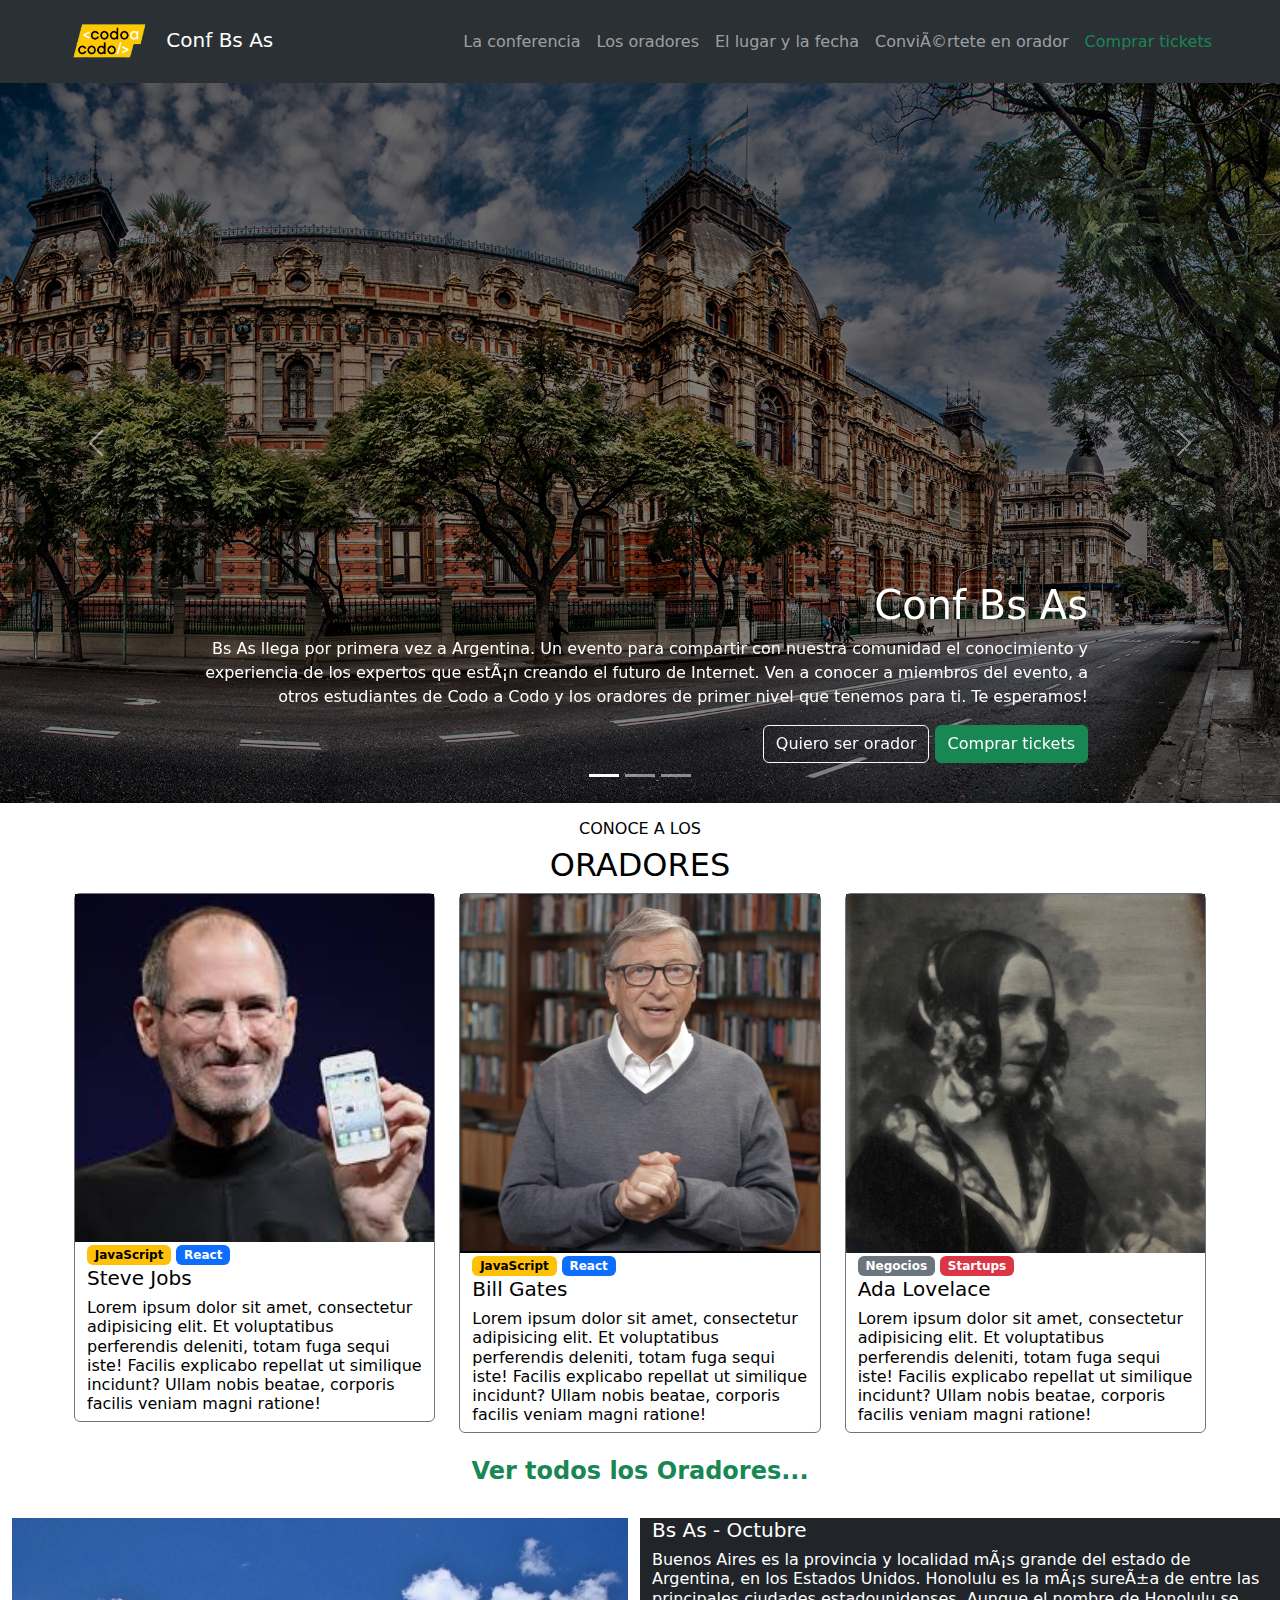
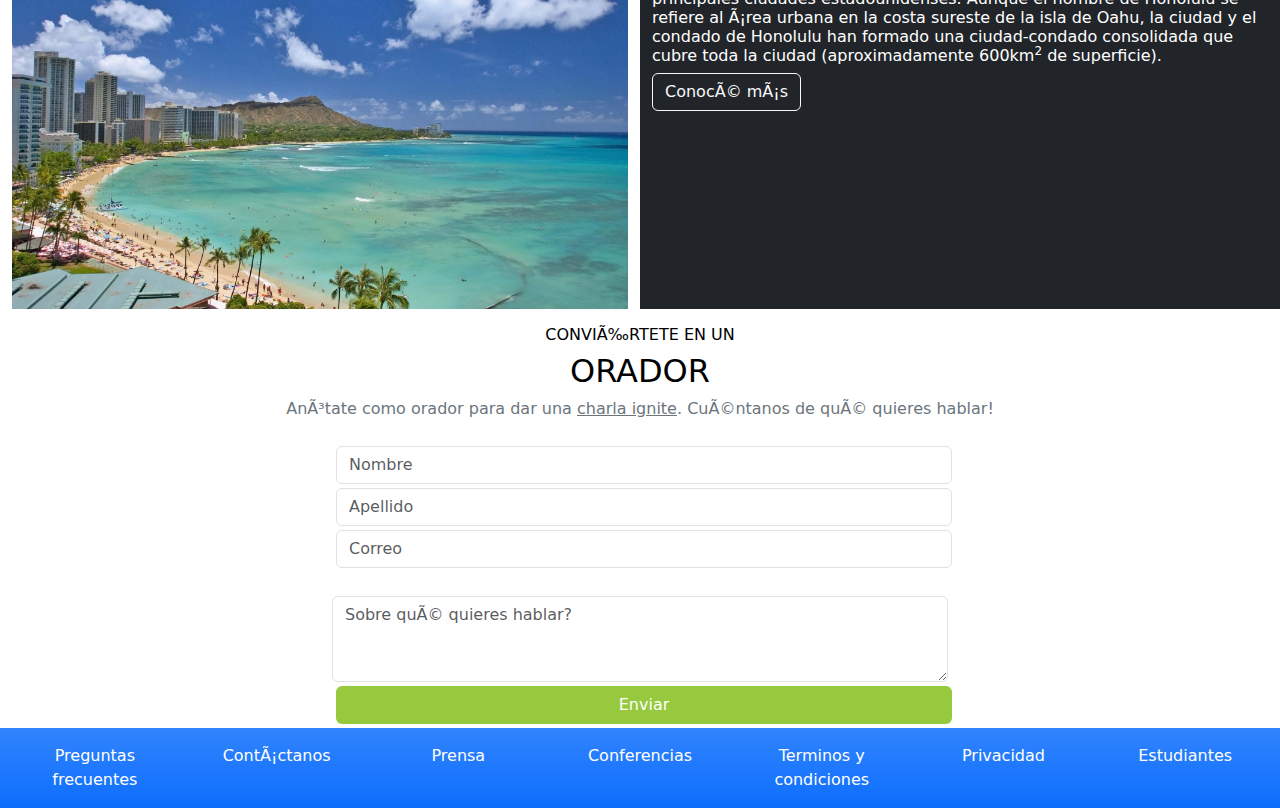
<file: index.html>
<!DOCTYPE html>
<html lang=”en”>
<head>
<meta charset=”UTF-8”>
<meta name="viewport" content="width=device-width, initial-scale=1">
<title>TP Integrador - Codo a Codo</title>
<link rel="stylesheet" href="bootstrap.min.css">
<link rel="stylesheet" href="estilo-bst.css">

<!--NAVVAR-->

<nav class="navbar navbar-expand-lg bg-body-tertiary pl-1" data-bs-theme="dark">
  <div class="container-fluid">
    <a class="navbar-brand ms-5" href="#">
      <img src="/imagenes/codoacodo.png" alt="Logo" width="100" height="57.3" class="d-inline-block align-text-center">
      Conf Bs As
    </a>
    <form class="d-flex me-5">
    <button class="navbar-toggler" type="button" data-bs-toggle="collapse" data-bs-target="#navbarSupportedContent" aria-controls="navbarSupportedContent" aria-expanded="false" aria-label="Toggle navigation">
      <span class="navbar-toggler-icon"></span>
    </button>
    <div class="collapse navbar-collapse" id="navbarSupportedContent">
      <ul class="navbar-nav me-auto mb-2 mb-lg-0">
        <li class="nav-item">
          <a class="nav-link" href="#carouselExampleCaptions">La conferencia</a>
        </li>
        <li class="nav-item">
          <a class="nav-link" href="#oradores">Los oradores</a>
        </li>
        <li class="nav-item">
          <a class="nav-link" href="#lugar_fecha">El lugar y la fecha</a>
        </li>
        <li class="nav-item">
          <a class="nav-link" href="#ser_orador">Conviértete en orador</a>
        </li>
        <li class="nav-item">
          <!--<a class="nav-link text-success" href="#">Comprar tickets</a>-->
          <a class="nav-link text-success" href="tickets.html">Comprar tickets</a>
        </li>
      </ul>
      
    </div>
    </form>
  </div>
</nav>



<style>
  .btn-personalizado{
    background-color: rgb(150, 201, 62);
    color:white;
  }
</style>

</head>
<body>
    <div class="container-xs">
    
      <!---->
        

    <!--CAROUSEL CON IMÁGENES-->
    <div id="carouselExampleCaptions" class="carousel slide">
        <div class="carousel-indicators">
          <button type="button" data-bs-target="#carouselExampleCaptions" data-bs-slide-to="0" class="active" aria-current="true" aria-label="Slide 1"></button>
          <button type="button" data-bs-target="#carouselExampleCaptions" data-bs-slide-to="1" aria-label="Slide 2"></button>
          <button type="button" data-bs-target="#carouselExampleCaptions" data-bs-slide-to="2" aria-label="Slide 3"></button>
        </div>      
        <div class="carousel-inner">
          <div class="carousel-item active">
            <img src="/imagenes//hawaii.jpg" style="filter: brightness(50%)"  class="d-block w-100" alt="...">
            <div class="carousel-caption d-none d-sm-block text-end">
                <h1>Conf Bs As</h1>
                <p>Bs As llega por primera vez a Argentina. Un evento para compartir con nuestra comunidad el conocimiento y experiencia de los expertos que están creando el futuro de Internet. Ven a conocer a miembros del evento, a otros estudiantes de Codo a Codo y los oradores de primer nivel que tenemos para ti. Te esperamos!</p>
                <a href="#ser_orador"><button type="button" class="btn btn-outline-light">Quiero ser orador</button></a>
                <a href="tickets.html"><button type="button" class="btn btn-success">Comprar tickets</button></a>
            </div>
          </div>
          <div class="carousel-item">
            <img src="/imagenes//hawaii2.jpg" style="filter: brightness(50%)" class="d-block w-100" alt="...">
            <div class="carousel-caption d-none d-sm-block text-end">
                <h1>Conf Bs As</h1>
                <p>Bs As llega por primera vez a Argentina. Un evento para compartir con nuestra comunidad el conocimiento y experiencia de los expertos que están creando el futuro de Internet. Ven a conocer a miembros del evento, a otros estudiantes de Codo a Codo y los oradores de primer nivel que tenemos para ti. Te esperamos!</p>
                <a href="#ser_orador"><button type="button" class="btn btn-outline-light">Quiero ser orador</button></a>
                <a href="tickets.html"><button type="button" class="btn btn-success">Comprar tickets</button></a>
            </div>
          </div>
          <div class="carousel-item">
            <img src="/imagenes//hawaii3.jpg" style="filter: brightness(50%)" class="d-block w-100" alt="...">
            <div class="carousel-caption d-none d-sm-block text-end">
                <h1>Conf Bs As</h1>
                <p>Bs As llega por primera vez a Argentina. Un evento para compartir con nuestra comunidad el conocimiento y experiencia de los expertos que están creando el futuro de Internet. Ven a conocer a miembros del evento, a otros estudiantes de Codo a Codo y los oradores de primer nivel que tenemos para ti. Te esperamos!</p>
                <a href="#ser_orador"><button type="button" class="btn btn-outline-light">Quiero ser orador</button></a>
                <a href="tickets.html"><button type="button" class="btn btn-success">Comprar tickets</button></a>
            </div>
          </div>
        </div>
        <button class="carousel-control-prev" type="button" data-bs-target="#carouselExampleCaptions" data-bs-slide="prev">
          <span class="carousel-control-prev-icon" aria-hidden="true"></span>
          <span class="visually-hidden">Previous</span>
        </button>
        <button class="carousel-control-next" type="button" data-bs-target="#carouselExampleCaptions" data-bs-slide="next">
          <span class="carousel-control-next-icon" aria-hidden="true"></span>
          <span class="visually-hidden">Next</span>
        </button>
      </div>


      <!--LISTADO DE ORADORES-->
      <div class="container-md text-bg-light text-center bg-white p-3" id="oradores">
        <div class="row">
            <h6>CONOCE A LOS</h6>
            <h2>ORADORES</h2>
        </div>

        <div class="row align-items-start gap-4">

          <!---->
          <!--En esta sección tambien podría usar Image caps-->
          <div class="col text-start border rounded border-secondary p-0">
            <img src="/imagenes//steve.jpg" class="d-block w-100" alt="...">
            <div class="container-md">
              <span class="badge text-bg-warning">JavaScript</span>
              <span class="badge text-bg-primary">React</span>
              <h5>Steve Jobs</h5>
              <h6 class="d-none d-md-block">Lorem ipsum dolor sit amet, consectetur adipisicing elit. Et voluptatibus perferendis deleniti, totam fuga sequi iste! Facilis explicabo repellat ut similique incidunt? Ullam nobis beatae, corporis facilis veniam magni ratione!</h6>
            </div>
          </div>
          
          <div class="col text-start border rounded border-secondary p-0">
            <img src="/imagenes//bill.jpg" class="d-block w-100" alt="...">
            <div class="container-md">
              <span class="badge text-bg-warning">JavaScript</span>
              <span class="badge text-bg-primary">React</span>
              <h5>Bill Gates</h5>
              <h6 class="d-none d-md-block">Lorem ipsum dolor sit amet, consectetur adipisicing elit. Et voluptatibus perferendis deleniti, totam fuga sequi iste! Facilis explicabo repellat ut similique incidunt? Ullam nobis beatae, corporis facilis veniam magni ratione!</h6>
            </div>
          </div>

          <div class="col text-start border rounded border-secondary p-0">
            <img src="/imagenes//ada.jpeg" class="d-block w-100" alt="...">
            <div class="container-md">
              <span class="badge text-bg-secondary">Negocios</span>
              <span class="badge text-bg-danger">Startups</span>
              <h5>Ada Lovelace</h5>
              <h6 class="d-none d-md-block">Lorem ipsum dolor sit amet, consectetur adipisicing elit. Et voluptatibus perferendis deleniti, totam fuga sequi iste! Facilis explicabo repellat ut similique incidunt? Ullam nobis beatae, corporis facilis veniam magni ratione!</h6>
            </div>
          </div>
          
          <!--Lo agrego para TP Final-->
          <h4><a href="oradores.html" class="nav-link text-success"><b>Ver todos los Oradores...</b></a></h4>
          
        </div>
      </div>

      <!--FOTO Y TEXTO-->
      <div class="container mt-2 anchototal">
        <div class="row">
          <div class="col">
            <!--<img src="/imagenes//honolulu.jpg" class="d-block w-100" alt="...">-->
            <img src="/imagenes//honolulu.jpg" class="d-block w-100" alt="...">
          </div>
          <div class="col bg-dark text-white" id="lugar_fecha">
            <h5> Bs As - Octubre</h5>
            <h6 class="d-none d-xl-block">Buenos Aires es la provincia y localidad más grande del estado de Argentina, en los Estados Unidos. Honolulu es la más sureña de entre las principales ciudades estadounidenses. Aunque el nombre de Honolulu se refiere al área urbana en la costa sureste de la isla de Oahu, la ciudad y el condado de Honolulu han formado una ciudad-condado consolidada que cubre toda la ciudad (aproximadamente 600km<sup>2</sup> de superficie).</h6>
            <button type="button" class="btn btn-outline-light">Conocé más</button>
          </div>
        </div>
      </div>

      
      <div class="container-md text-bg-light text-center bg-white p-3">
        <div class="row" id="ser_orador">
            <h6>CONVIÉRTETE EN UN</h6>
            <h2>ORADOR</h2>
        </div>
        <div class="row align-text-center text-secondary">
          <h6>Anótate como orador para dar una <u>charla ignite</u>. Cuéntanos de qué quieres hablar!</h6>
        </div>
      </div>
      <!--VERSION PARA TP INTEGRADOR  ↓↓
      <div class="row mx-auto"  style="width: 50%;">
        <input type="text" class="form-control col"  placeholder="Nombre">
        <input type="text" class="form-control col"  placeholder="Apellido">
      
        <label for="exampleFormControlTextarea1" class="form-label"></label>
        
        <label for="exampleFormControlTextarea1" class="form-label"></label>
        
        <textarea class="form-control" id="exampleFormControlTextarea1" rows="3" placeholder="Sobre qué quieres hablar?"></textarea>
        <button class="btn btn-personalizado w-100 m-1" type="button">Enviar</button>
      </div>
      VERSION PARA TP INTEGRADOR  ↑↑ -->

      <!--VERSION PARA TP FINAL  ↓↓-->
      <div class="row mx-auto"  style="width: 50%;">
        <form action="api/orador/nuevo" method="post">
          <input type="text" class="form-control col m-1"  placeholder="Nombre" id="nombre" name="nombre">
          <input type="text" class="form-control col m-1"  placeholder="Apellido" id="apellido" name="apellido">
      
          <!--El campo de correo lo agrego para el TP FINAL-->
          <input type="text" class="form-control m-1" id="correo" placeholder="Correo" id="correo" name="correo">

          <label for="exampleFormControlTextarea1" class="form-label"></label>
        
          <textarea class="form-control" id="exampleFormControlTextarea1" rows="3" placeholder="Sobre qué quieres hablar?" name="tema"></textarea>
          <button class="btn btn-personalizado w-100 m-1" type="button" onclick="crearOrador()" id="botonEnviar">Enviar</button>
        </form>
      </div>
      <!--VERSION PARA TP FINAL  ↑↑ -->
      
    <script src="https://cdn.jsdelivr.net/npm/bootstrap@5.3.2/dist/js/bootstrap.bundle.min.js" integrity="sha384-C6RzsynM9kWDrMNeT87bh95OGNyZPhcTNXj1NW7RuBCsyN/o0jlpcV8Qyq46cDfL" crossorigin="anonymous"></script>
      
    <script src="index.js"></script>

    
  </body>

 
  
  <footer>
    <div class="container-xs bg-primary bg-gradient p-3 d-none d-md-block">
      <div class="row text-center text-white">
        <div class="col">Preguntas frecuentes</div>
        <div class="col">Contáctanos</div>
        <div class="col">Prensa</div>
        <div class="col">Conferencias</div>
        <div class="col">Terminos y condiciones</div>
        <div class="col">Privacidad</div>
        <div class="col">Estudiantes</div>
      </div>
    </div>
    
  </footer>

  
</html>
</file>
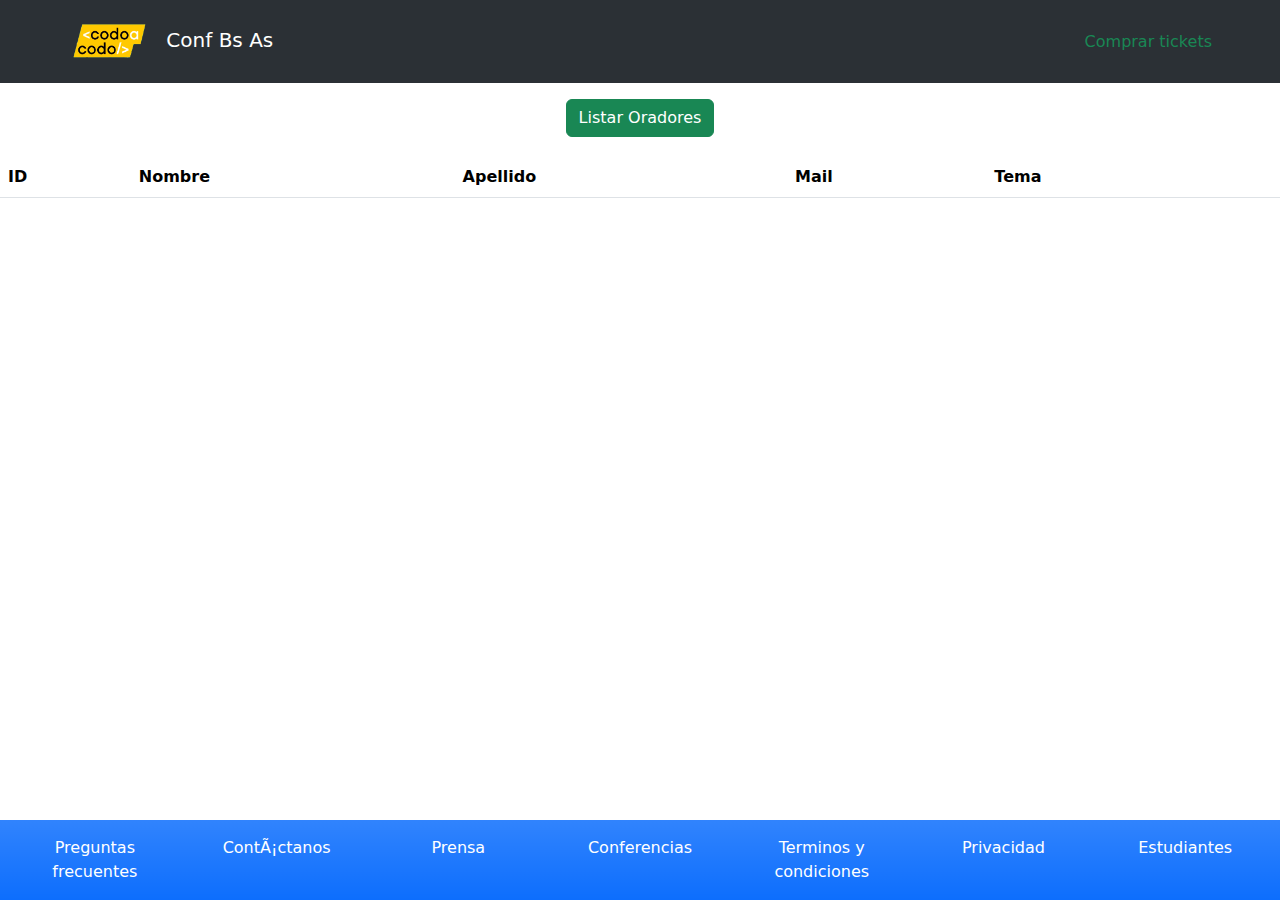
<file: oradores.html>
<!DOCTYPE html>
<html lang=”en”>
<head>
<meta charset=”UTF-8”>
<meta name="viewport" content="width=device-width, initial-scale=1">
<title>TP Integrador - Codo a Codo</title>
<link rel="stylesheet" href="bootstrap.min.css">
<link rel="stylesheet" href="estilo-bst.css">

<!--NAVVAR-->

<nav class="navbar navbar-expand-lg bg-body-tertiary pl-1" data-bs-theme="dark">
    <div class="container-fluid">
      <a class="navbar-brand ms-5" href="index.html">
        <img src="/imagenes/codoacodo.png" alt="Logo" width="100" height="57.3" class="d-inline-block align-text-center">
        Conf Bs As
      </a>
      <form class="d-flex me-5">
      <button class="navbar-toggler" type="button" data-bs-toggle="collapse" data-bs-target="#navbarSupportedContent" aria-controls="navbarSupportedContent" aria-expanded="false" aria-label="Toggle navigation">
        <span class="navbar-toggler-icon"></span>
      </button>
      <div class="collapse navbar-collapse" id="navbarSupportedContent">
        <ul class="navbar-nav me-auto mb-2 mb-lg-0">
          <!--
          <li class="nav-item">
            <a class="nav-link" href="index.html">La conferencia</a>
          </li>
          <li class="nav-item">
            <a class="nav-link" href="index.html">Los oradores</a>
          </li>
          <li class="nav-item">
            <a class="nav-link" href="index.html">El lugar y la fecha</a>
          </li>
          <li class="nav-item">
            <a class="nav-link" href="index.html">Conviértete en orador</a>
          </li>
        -->
          <li class="nav-item">
            <a class="nav-link text-success" href="tickets.html">Comprar tickets</a>
          </li>
        </ul>
        
      </div>
      </form>
    </div>
  </nav>



<style>
  .btn-personalizado{
    background-color: rgb(150, 201, 62);
    color:white;
  }
</style>

</head>
<body>

  


  <div class="container-md text-bg-light text-center bg-white p-3" id="oradores">
    <div class="row">
      <a><button type="button" class="btn btn-success" onclick="listarOradores()" id="botonListar">Listar Oradores</button></a>
    </div>
  </div>
  

    

  <div>
    <div class="col-12 mt-1" id="msj">

    </div>
  </div>
 
  <table class="table">
    <thead>
      <tr>
        <th scope="col">ID</th>
        <th scope="col">Nombre</th>
        <th scope="col">Apellido</th>
        <th scope="col">Mail</th>
        <th scope="col">Tema</th>
        <th scope="col"></th>
      </tr>
    </thead>
    
    <tbody id="usersRows">                          
    </tbody>
  </table>

  <!-- Modal -->
  <div class="modal fade" id="exampleModal" tabindex="-1" aria-labelledby="exampleModalLabel" aria-hidden="true">
    <div class="modal-dialog">
    <div class="modal-content">
        <div class="modal-header">
        <h1 class="modal-title fs-5" id="exampleModalLabel">Actualizar datos de Orador</h1>
        <button type="button" class="btn-close" data-bs-dismiss="modal" aria-label="Close"></button>
        </div>
        <div class="modal-body">
            <label for="nombreActualizar" class="form-label">Nombre</label>
            <input id="nombreActualizar" class="form-control">
            <label for="apellidoActualizar" class="form-label">Apellido</label>
            <input id="apellidoActualizar"class="form-control">
            <label for="mailActualizar" class="form-label">Mail</label>
            <input id="mailActualizar"class="form-control"> 
            <label for="temaActualizar" class="form-label">Tema</label>
            <input id="temaActualizar"class="form-control">
        </div>
        <div class="modal-footer">
        <button type="button" class="btn btn-secondary" data-bs-dismiss="modal" id="btnCerrarModal">
            Cancelar
        </button>
        <button type="button" class="btn btn-primary" onclick="actualizarOrador()">
            Actualizar
        </button>
        </div>
    </div>
    </div>
</div>

  
  <script src="https://cdn.jsdelivr.net/npm/bootstrap@5.3.2/dist/js/bootstrap.bundle.min.js" integrity="sha384-C6RzsynM9kWDrMNeT87bh95OGNyZPhcTNXj1NW7RuBCsyN/o0jlpcV8Qyq46cDfL" crossorigin="anonymous"></script>
  <script src="index.js"></script>
</body>

  
  <footer>
    <div class="container-xs bg-primary bg-gradient p-3 d-none d-md-block">
      <div class="row text-center text-white">
        <div class="col">Preguntas frecuentes</div>
        <div class="col">Contáctanos</div>
        <div class="col">Prensa</div>
        <div class="col">Conferencias</div>
        <div class="col">Terminos y condiciones</div>
        <div class="col">Privacidad</div>
        <div class="col">Estudiantes</div>
      </div>
    </div>
    
  </footer>

  
</html>
</file>
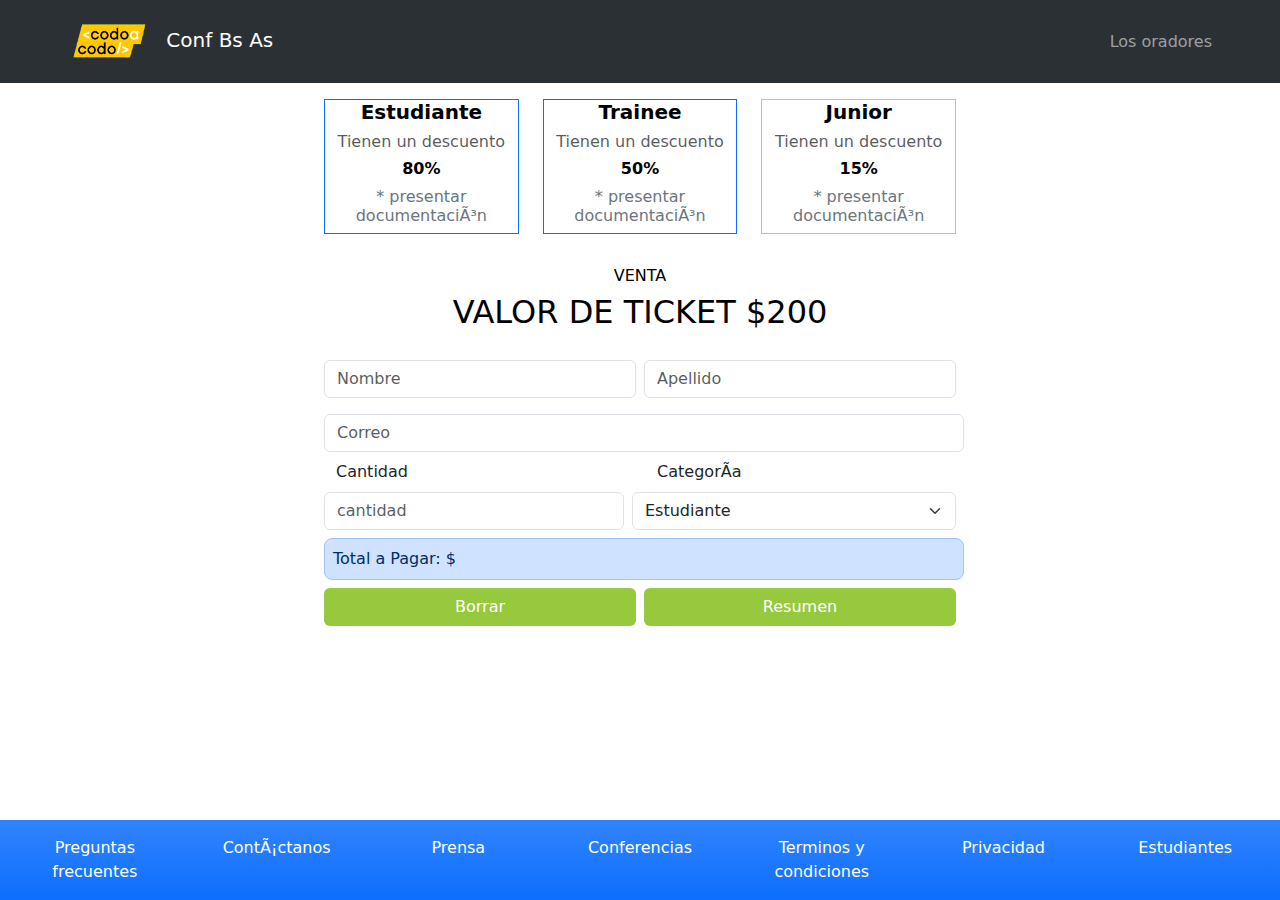
<file: tickets.html>
<!DOCTYPE html>
<html lang=”en”>
<head>
<meta charset=”UTF-8”>
<meta name="viewport" content="width=device-width, initial-scale=1">
<title>TP Integrador - Codo a Codo</title>
<link rel="stylesheet" href="bootstrap.min.css">
<link rel="stylesheet" href="estilo-bst.css">

<!--NAVVAR-->

<nav class="navbar navbar-expand-lg bg-body-tertiary pl-1" data-bs-theme="dark">
    <div class="container-fluid">
      <a class="navbar-brand ms-5" href="index.html">
        <img src="/imagenes/codoacodo.png" alt="Logo" width="100" height="57.3" class="d-inline-block align-text-center">
        Conf Bs As
      </a>
      <form class="d-flex me-5">
      <button class="navbar-toggler" type="button" data-bs-toggle="collapse" data-bs-target="#navbarSupportedContent" aria-controls="navbarSupportedContent" aria-expanded="false" aria-label="Toggle navigation">
        <span class="navbar-toggler-icon"></span>
      </button>
      <div class="collapse navbar-collapse" id="navbarSupportedContent">
        <ul class="navbar-nav me-auto mb-2 mb-lg-0">
          <!--
          <li class="nav-item">
            <a class="nav-link" href="index.html">La conferencia</a>
          </li>
          -->
          <li class="nav-item">
            <a class="nav-link" href="oradores.html">Los oradores</a>
          </li>
          <!--
          <li class="nav-item">
            <a class="nav-link" href="index.html">El lugar y la fecha</a>
          </li>
          <li class="nav-item">
            <a class="nav-link" href="index.html">Conviértete en orador</a>
          </li>
          <li class="nav-item">
            <a class="nav-link text-success" href="#">Comprar tickets</a>
          </li>
          -->
        </ul>
        
      </div>
      </form>
    </div>
  </nav>
  
  
  
  <style>
    .btn-personalizado{
      background-color: rgb(150, 201, 62);
      color:white;
    }
  </style>
  
  </head>

  <body>
    <div class="container-md text-bg-light text-center bg-white p-3" style="width: 50%;">

    <div class="row align-items-start gap-4">

        <!---->
        <div class="col text-center border border-primary p-0 ">
          <div class="container-md">
            <h5><b>Estudiante</b></h5>
            <h6 class="text-body-secondary d-none d-md-block">Tienen un descuento</h6>
            <h6><b>80%</b></h6>
            <h6 class="text-secondary d-none d-md-block">* presentar documentación</h6>
          </div>
        </div>
        
        <div class="col text-center border border-primary p-0">
            <div class="container-md">
              <h5><b>Trainee</b></h5>
              <h6 class="text-body-secondary d-none d-md-block">Tienen un descuento</h6>
              <h6><b>50%</b></h6>
              <h6 class="text-secondary d-none d-md-block">* presentar documentación</h6>
            </div>
          </div>

        <div class="col text-center border border-warning p-0">
          <div class="container-md">
            <h5><b>Junior</b></h5>
            <h6 class="text-body-secondary d-none d-md-block">Tienen un descuento</h6>
            <h6><b>15%</b></h6>
            <h6 class="text-secondary d-none d-md-block">* presentar documentación</h6>
          </div>
        </div>
        
    </div>
      </div>

    <div class="container-md text-bg-light text-center bg-white p-3">
        <div class="row">
            <h6>VENTA</h6>
            <h2>VALOR DE TICKET $200</h2>
        </div>
        
    </div>
    
    <div class="row mx-auto"  style="width: 50%;">
      <input type="text" class="form-control m-1 col"  id="nombre" placeholder="Nombre">
      <input type="text" class="form-control m-1 col"  id="apellido" placeholder="Apellido">
    
    
      <label for="exampleFormControlTextarea1" class="form-label"></label>
      <input type="text" class="form-control m-1" id="correo" placeholder="Correo">

      <div>
      <label for="exampleFormControlTextarea1" class="form-label m-1 col-6">Cantidad</label>
      <label for="exampleFormControlTextarea1" class="form-label m-1 col">Categoría</label>
      </div>



      <input type="number" class="form-control m-1 col" id="cantidad" aria-describedby="emailHelp" placeholder="cantidad">
      
      <select class="form-select m-1 col" id="categoria1" required>
        <option value="Estudiante">Estudiante</option>
        <option value="Trainee">Trainee</option>
        <option value="Junior">Junior</option>
      </select>
      
      
      <div id="total" class="p-2 text-primary-emphasis bg-primary-subtle border border-primary-subtle rounded-3 m-1">
          Total a Pagar: $
      </div>
      <button type="button" onclick="borrar()" class="btn btn-personalizado w-50 m-1 col">Borrar</button>
      <button type="button" onclick="calcular()" class="btn btn-personalizado w-50 m-1 col">Resumen</button>
  </div>

    <script src="https://cdn.jsdelivr.net/npm/bootstrap@5.3.2/dist/js/bootstrap.bundle.min.js" integrity="sha384-C6RzsynM9kWDrMNeT87bh95OGNyZPhcTNXj1NW7RuBCsyN/o0jlpcV8Qyq46cDfL" crossorigin="anonymous"></script>
    <script src="tickets.js"></script>

  </body>

 
  
  <footer>
    <div class="container-xs bg-primary bg-gradient p-3 d-none d-md-block">
      <div class="row text-center text-white">
        <div class="col">Preguntas frecuentes</div>
        <div class="col">Contáctanos</div>
        <div class="col">Prensa</div>
        <div class="col">Conferencias</div>
        <div class="col">Terminos y condiciones</div>
        <div class="col">Privacidad</div>
        <div class="col">Estudiantes</div>
      </div>
    </div>
  </footer>

  
</html>
</file>
<file: estilo-bst.css>
html{
    height: 100%;
}

body{
    display: flex;
    flex-direction: column;
    min-height: 100%;
}

footer{
    margin-top: auto;
}

.anchototal{
    min-width: 100%;
}
</file>
